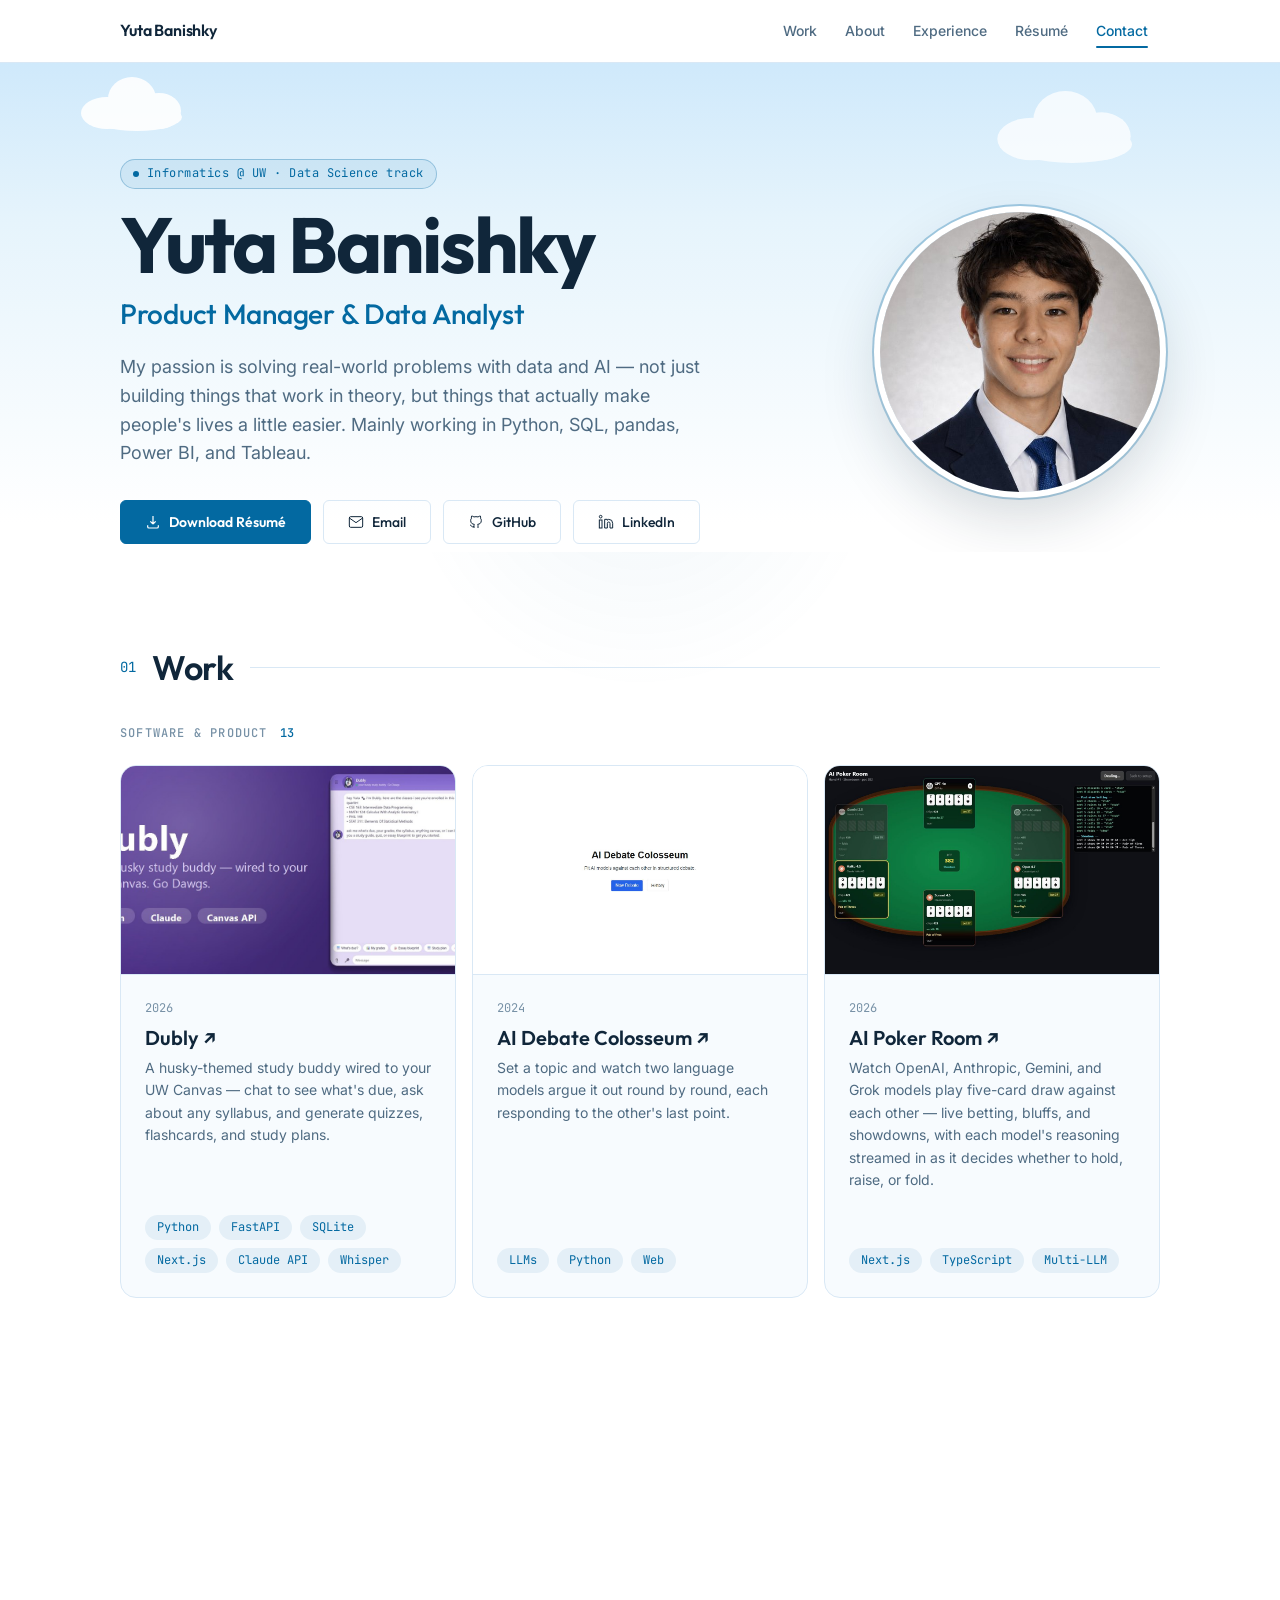
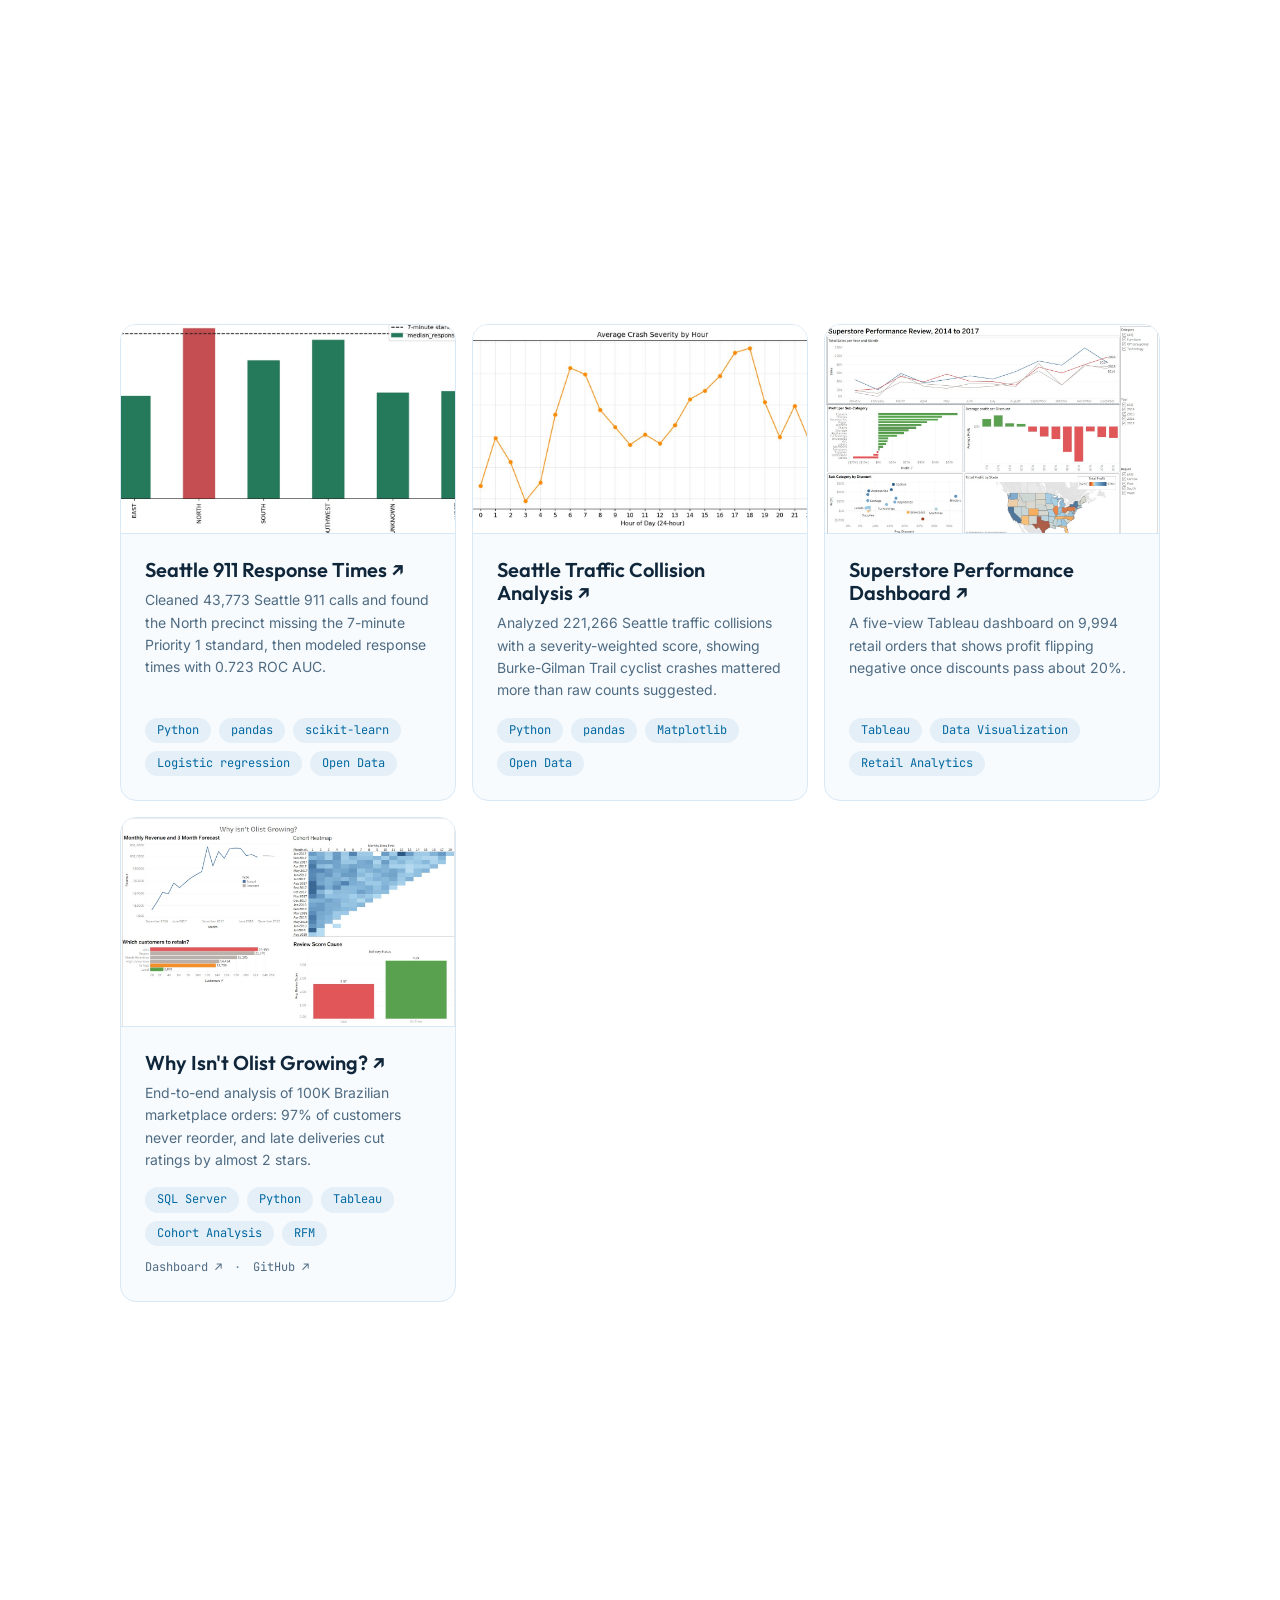
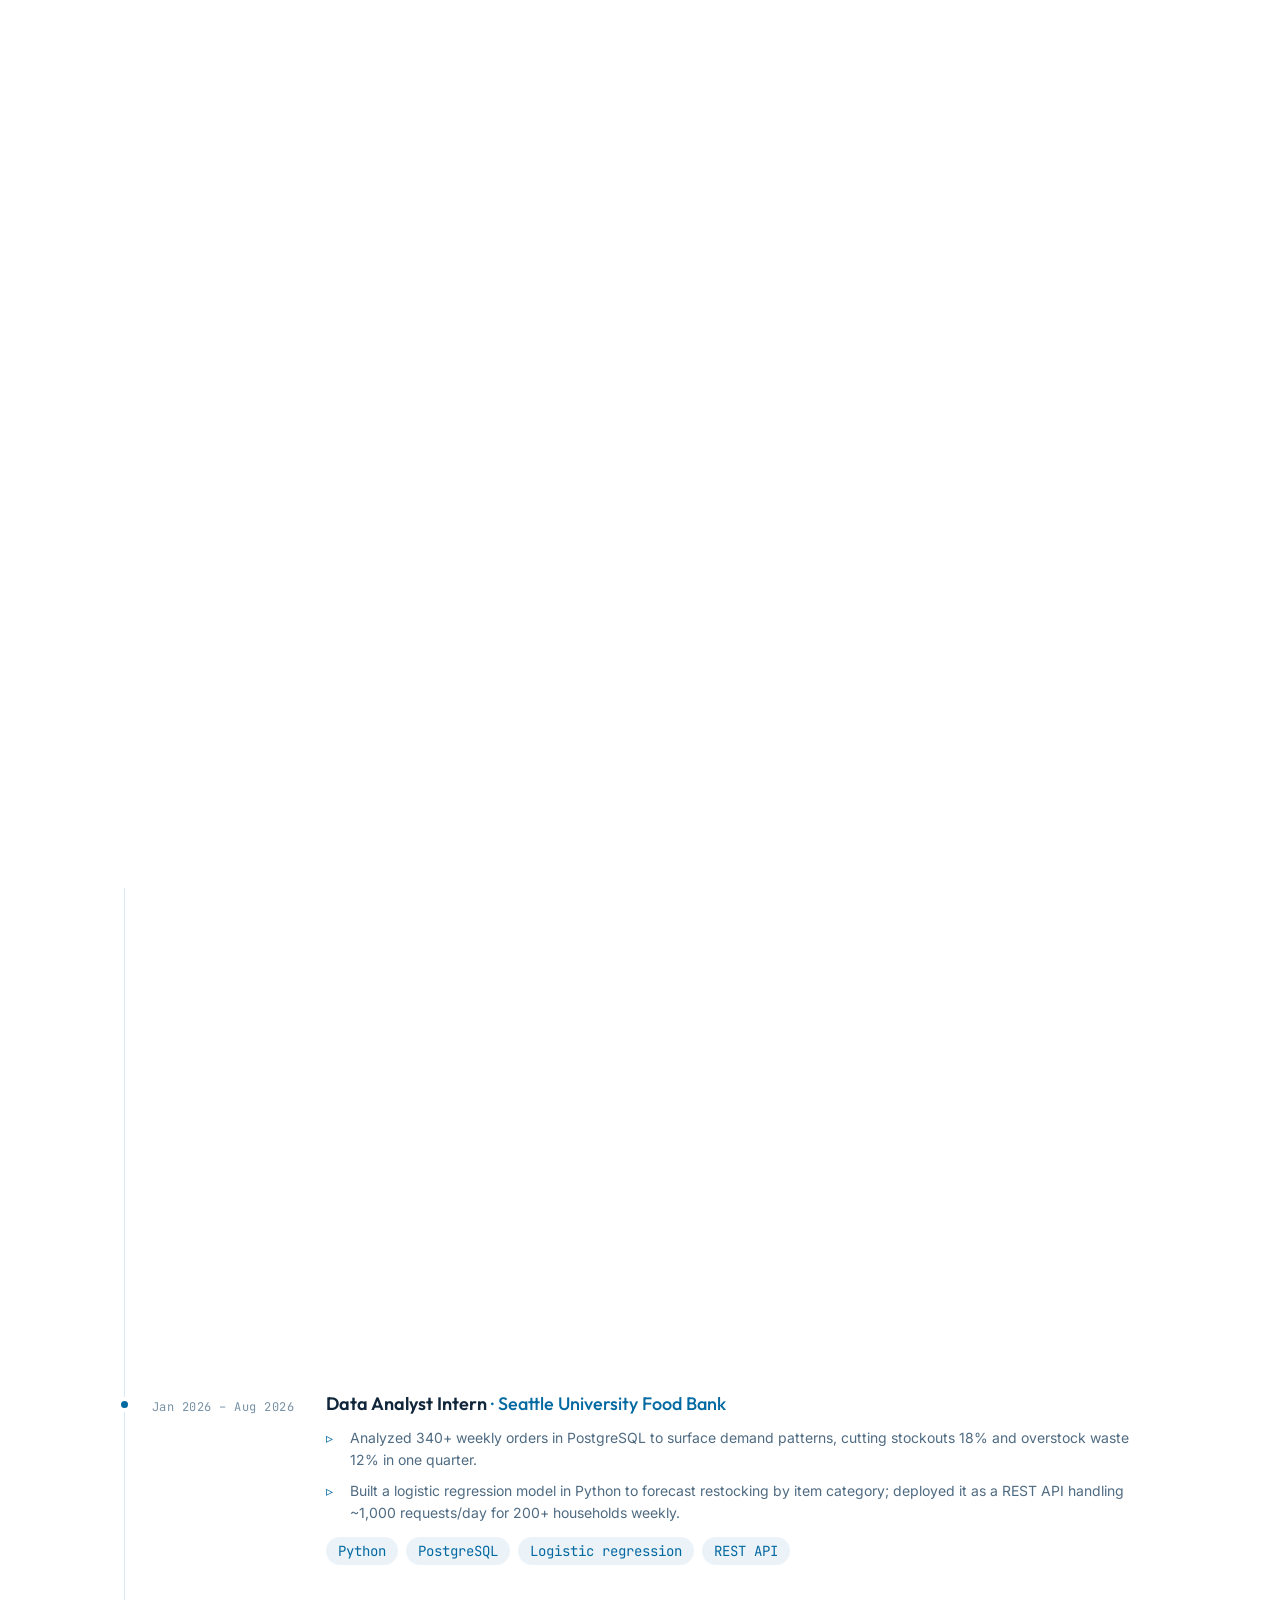
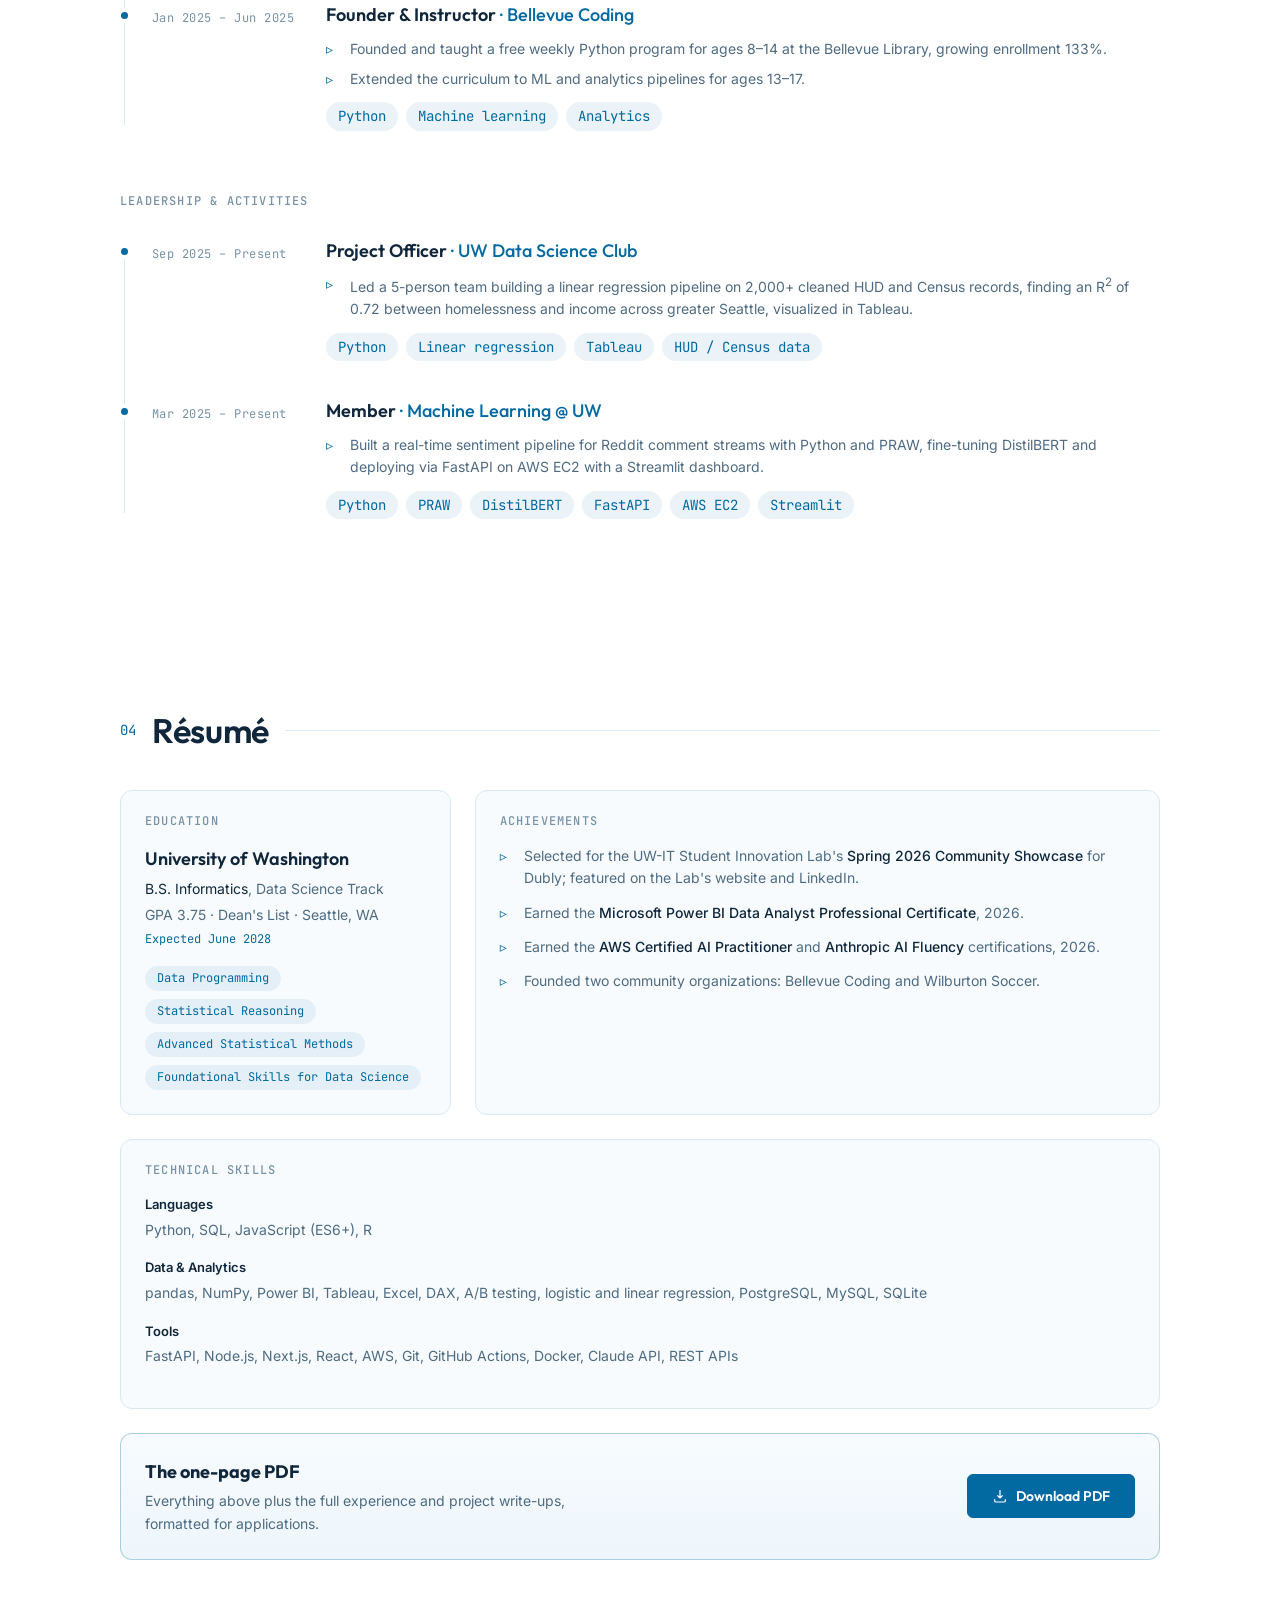
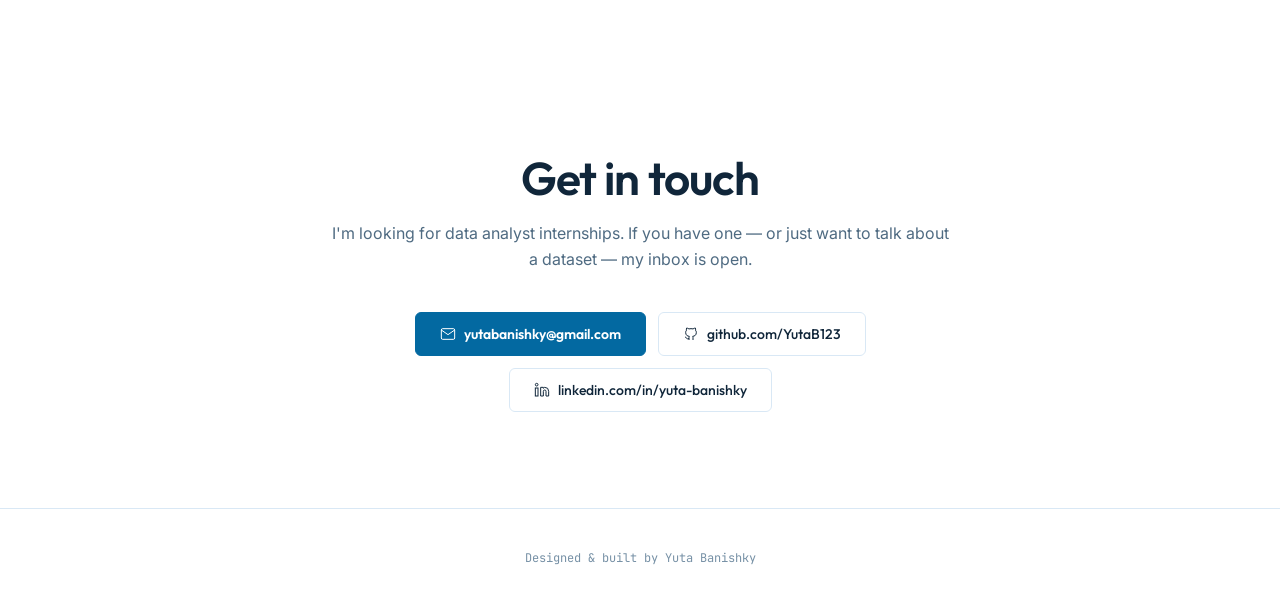
<file: index.html>
<!DOCTYPE html>
<html lang="en">
<head>
  <meta charset="UTF-8" />
  <meta name="viewport" content="width=device-width, initial-scale=1.0" />
  <title>Yuta Banishky — Product Manager &amp; Data Analyst</title>
  <meta name="description" content="Solving real-world problems with data and AI — not just things that work in theory, but things that make people's lives easier. Python, SQL, pandas, Power BI, Tableau." />

  <link rel="canonical" href="https://yutabanishky.com/" />

  <!-- Favicons -->
  <link rel="icon" href="/favicon.svg" type="image/svg+xml" />
  <link rel="icon" type="image/png" sizes="32x32" href="/favicon-32.png" />
  <link rel="apple-touch-icon" href="/apple-touch-icon.png" />

  <!-- Open Graph (nice link previews when shared) -->
  <meta property="og:title" content="Yuta Banishky — Product Manager &amp; Data Analyst" />
  <meta property="og:description" content="Solving real-world problems with data and AI — not just things that work in theory, but things that make people's lives easier. Python, SQL, pandas, Power BI, Tableau." />
  <meta property="og:type" content="website" />
  <meta property="og:url" content="https://yutabanishky.com/" />
  <meta property="og:site_name" content="Yuta Banishky" />
  <meta property="og:image" content="https://yutabanishky.com/assets/og-image.png" />
  <meta property="og:image:width" content="1200" />
  <meta property="og:image:height" content="630" />
  <meta property="og:image:alt" content="Yuta Banishky — Data analyst. Informatics @ UW, Data Science." />

  <!-- Twitter card -->
  <meta name="twitter:card" content="summary_large_image" />
  <meta name="twitter:title" content="Yuta Banishky — Product Manager &amp; Data Analyst" />
  <meta name="twitter:description" content="Solving real-world problems with data and AI — not just things that work in theory, but things that make people's lives easier. Python, SQL, pandas, Power BI, Tableau." />
  <meta name="twitter:image" content="https://yutabanishky.com/assets/og-image.png" />

  <link rel="preconnect" href="https://fonts.googleapis.com" />
  <link rel="preconnect" href="https://fonts.gstatic.com" crossorigin />
  <link href="https://fonts.googleapis.com/css2?family=Inter:wght@400;500;600&family=JetBrains+Mono:wght@400;500&family=Outfit:wght@500;600;700&display=swap" rel="stylesheet" />
  <link rel="stylesheet" href="styles.css" />
</head>
<body>
  <div class="cursor-glow" aria-hidden="true"></div>

  <header class="topbar">
    <div class="container topbar-inner">
      <a class="topbar-brand" href="#top">Yuta Banishky</a>
      <nav class="topbar-nav" aria-label="In-page navigation">
        <ul>
          <li><a href="#work">Work</a></li>
          <li><a href="#about">About</a></li>
          <li><a href="#experience">Experience</a></li>
          <li><a href="#resume">Résumé</a></li>
          <li><a href="#contact">Contact</a></li>
        </ul>
      </nav>
    </div>
  </header>

  <main>
    <!-- ===================== Hero ===================== -->
    <section class="hero" id="top">
      <div class="sky-decor" aria-hidden="true">
        <span class="cloud cloud-a"><svg viewBox="0 0 120 60"><ellipse cx="30" cy="42" rx="26" ry="16"/><ellipse cx="55" cy="28" rx="24" ry="22"/><ellipse cx="82" cy="40" rx="22" ry="18"/><ellipse cx="60" cy="46" rx="45" ry="14"/></svg></span>
        <span class="cloud cloud-b"><svg viewBox="0 0 120 60"><ellipse cx="30" cy="42" rx="26" ry="16"/><ellipse cx="55" cy="28" rx="24" ry="22"/><ellipse cx="82" cy="40" rx="22" ry="18"/><ellipse cx="60" cy="46" rx="45" ry="14"/></svg></span>
        <span class="bird bird-a"><svg viewBox="0 0 20 10"><path d="M0 8 Q5 0 10 8 Q15 0 20 8" fill="none" stroke="currentColor" stroke-width="1.6" stroke-linecap="round"/></svg></span>
        <span class="bird bird-b"><svg viewBox="0 0 20 10"><path d="M0 8 Q5 0 10 8 Q15 0 20 8" fill="none" stroke="currentColor" stroke-width="1.6" stroke-linecap="round"/></svg></span>
        <span class="bird bird-c"><svg viewBox="0 0 20 10"><path d="M0 8 Q5 0 10 8 Q15 0 20 8" fill="none" stroke="currentColor" stroke-width="1.6" stroke-linecap="round"/></svg></span>
        <span class="bird bird-d"><svg viewBox="0 0 20 10"><path d="M0 8 Q5 0 10 8 Q15 0 20 8" fill="none" stroke="currentColor" stroke-width="1.6" stroke-linecap="round"/></svg></span>
        <span class="bird bird-e"><svg viewBox="0 0 20 10"><path d="M0 8 Q5 0 10 8 Q15 0 20 8" fill="none" stroke="currentColor" stroke-width="1.6" stroke-linecap="round"/></svg></span>
      </div>
      <div class="container">
        <div class="hero-grid reveal">
          <div>
            <p class="hero-eyebrow"><span class="hero-dot" aria-hidden="true"></span> Informatics @ UW · Data Science track</p>
            <h1>Yuta Banishky</h1>
            <p class="hero-role">Product Manager &amp; Data Analyst</p>
            <p class="hero-desc">
              My passion is solving real-world problems with data and AI — not just building things
              that work in theory, but things that actually make people's lives a little easier.
              Mainly working in Python, SQL, pandas, Power BI, and Tableau.
            </p>
            <div class="hero-actions">
              <a class="btn btn-primary" href="assets/resume.pdf" target="_blank" rel="noopener">
                <svg viewBox="0 0 24 24" width="16" height="16" fill="none" stroke="currentColor" stroke-width="1.8" aria-hidden="true"><path d="M12 3v12m0 0 4-4m-4 4-4-4M4 17v2a2 2 0 0 0 2 2h12a2 2 0 0 0 2-2v-2"/></svg>
                Download Résumé
              </a>
              <a class="btn" href="mailto:yutabanishky@gmail.com">
                <svg viewBox="0 0 24 24" width="16" height="16" fill="none" stroke="currentColor" stroke-width="1.5" aria-hidden="true"><rect x="2" y="4" width="20" height="16" rx="2"/><path d="m22 6-10 7L2 6"/></svg>
                Email
              </a>
              <a class="btn" href="https://github.com/YutaB123" target="_blank" rel="noopener">
                <svg viewBox="0 0 24 24" width="16" height="16" fill="none" stroke="currentColor" stroke-width="1.5" aria-hidden="true"><path d="M9 19c-4.3 1.4-4.3-2.5-6-3m12 5v-3.5c0-1 .1-1.4-.5-2 2.8-.3 5.5-1.4 5.5-6a4.6 4.6 0 0 0-1.3-3.2 4.2 4.2 0 0 0-.1-3.2s-1.1-.3-3.5 1.3a12.3 12.3 0 0 0-6.2 0C6.5 2.8 5.4 3.1 5.4 3.1a4.2 4.2 0 0 0-.1 3.2A4.6 4.6 0 0 0 4 9.5c0 4.6 2.7 5.7 5.5 6-.6.6-.6 1.2-.5 2V21"/></svg>
                GitHub
              </a>
              <a class="btn" href="https://linkedin.com/in/yuta-banishky" target="_blank" rel="noopener">
                <svg viewBox="0 0 24 24" width="16" height="16" fill="none" stroke="currentColor" stroke-width="1.5" aria-hidden="true"><path d="M16 8a6 6 0 0 1 6 6v7h-4v-7a2 2 0 0 0-4 0v7h-4V8h4v1.5A6 6 0 0 1 16 8z"/><rect x="2" y="9" width="4" height="12"/><circle cx="4" cy="4" r="2"/></svg>
                LinkedIn
              </a>
            </div>
          </div>

          <div class="hero-photo">
            <img src="assets/smile.jpg" alt="Yuta Banishky" width="520" height="789" />
          </div>
        </div>
      </div>
    </section>

    <!-- ===================== Work ===================== -->
    <section class="section" id="work">
      <div class="container">
        <div class="section-head reveal">
          <span class="section-num">01</span>
          <h2>Work</h2>
          <span class="section-rule" aria-hidden="true"></span>
        </div>

        <h3 class="projects-heading reveal">Software &amp; Product <span class="count">13</span></h3>
        <div class="proj-grid">

          <article class="proj-card reveal">
            <div class="proj-thumb proj-thumb--wide">
              <img src="assets/screenshots/dubly.jpg" alt="Dubly — a husky-themed study buddy wired to UW Canvas" loading="lazy" width="1200" height="528" />
            </div>
            <div class="proj-body">
              <p class="proj-meta"><span>2026</span></p>
              <h4 class="proj-title"><a href="https://canvas-study-assistant.onrender.com/chat" target="_blank" rel="noopener">Dubly <span class="arrow" aria-hidden="true">↗</span></a></h4>
              <p class="proj-desc">
                A husky-themed study buddy wired to your UW Canvas — chat to see what's due, ask about any syllabus, and generate quizzes, flashcards, and study plans.
              </p>
              <button class="proj-demo" type="button" data-demo="dubly">View walkthrough</button>
              <ul class="tech-pill-list">
                <li class="tech-pill">Python</li><li class="tech-pill">FastAPI</li><li class="tech-pill">SQLite</li><li class="tech-pill">Next.js</li><li class="tech-pill">Claude API</li><li class="tech-pill">Whisper</li>
              </ul>
            </div>
          </article>

          <article class="proj-card reveal">
            <div class="proj-thumb">
              <img src="assets/screenshots/debate.jpg" alt="AI Debate Colosseum — language models arguing a topic round by round" loading="lazy" width="1280" height="800" />
            </div>
            <div class="proj-body">
              <p class="proj-meta"><span>2024</span></p>
              <h4 class="proj-title"><a href="https://ai-debate-colosseum.onrender.com/" target="_blank" rel="noopener">AI Debate Colosseum <span class="arrow" aria-hidden="true">↗</span></a></h4>
              <p class="proj-desc">
                Set a topic and watch two language models argue it out round by round, each
                responding to the other's last point.
              </p>
              <ul class="tech-pill-list">
                <li class="tech-pill">LLMs</li><li class="tech-pill">Python</li><li class="tech-pill">Web</li>
              </ul>
            </div>
          </article>

          <article class="proj-card reveal">
            <div class="proj-thumb">
              <img src="assets/screenshots/poker.jpg" alt="AI Poker Room — LLMs playing five-card draw against each other" loading="lazy" width="1280" height="844" />
            </div>
            <div class="proj-body">
              <p class="proj-meta"><span>2026</span></p>
              <h4 class="proj-title"><a href="https://ai-poker-qhbt.onrender.com/" target="_blank" rel="noopener">AI Poker Room <span class="arrow" aria-hidden="true">↗</span></a></h4>
              <p class="proj-desc">
                Watch OpenAI, Anthropic, Gemini, and Grok models play five-card draw against each
                other — live betting, bluffs, and showdowns, with each model's reasoning streamed in
                as it decides whether to hold, raise, or fold.
              </p>
              <ul class="tech-pill-list">
                <li class="tech-pill">Next.js</li><li class="tech-pill">TypeScript</li><li class="tech-pill">Multi-LLM</li>
              </ul>
            </div>
          </article>

          <article class="proj-card reveal">
            <div class="proj-thumb">
              <img src="assets/screenshots/resume.jpg" alt="AI Resume Analyzer — a Gradio app returning structured résumé feedback" loading="lazy" width="1280" height="800" />
            </div>
            <div class="proj-body">
              <p class="proj-meta"><span>2024</span></p>
              <h4 class="proj-title"><a href="https://resume-analyzer-vrph.onrender.com/" target="_blank" rel="noopener">AI Resume Analyzer <span class="arrow" aria-hidden="true">↗</span></a></h4>
              <p class="proj-desc">
                Upload a résumé and get structured, section-by-section feedback back — a Gradio app
                running on the OpenAI API.
              </p>
              <ul class="tech-pill-list">
                <li class="tech-pill">Python</li><li class="tech-pill">Gradio</li><li class="tech-pill">OpenAI API</li>
              </ul>
            </div>
          </article>

          <article class="proj-card reveal">
            <div class="proj-thumb">
              <img src="assets/screenshots/csv.jpg" alt="AI CSV Data Analyzer — plain-English questions answered with generated charts" loading="lazy" width="1280" height="800" />
            </div>
            <div class="proj-body">
              <p class="proj-meta"><span>2025</span></p>
              <h4 class="proj-title"><a href="https://csv-reader-iyw5.onrender.com/" target="_blank" rel="noopener">AI CSV Data Analyzer <span class="arrow" aria-hidden="true">↗</span></a></h4>
              <p class="proj-desc">
                Upload a CSV, ask a question in plain English, and get the chart that answers it. Only column names leave your machine; the raw rows stay on-device.
              </p>
              <ul class="tech-pill-list">
                <li class="tech-pill">Python</li><li class="tech-pill">pandas</li><li class="tech-pill">Gradio</li><li class="tech-pill">OpenAI GPT-4o-mini</li>
              </ul>
            </div>
          </article>

          <article class="proj-card reveal">
            <div class="proj-thumb">
              <img src="assets/screenshots/cinemate.jpg" alt="CineMate — a retro movie-theater themed recommendation app" loading="lazy" width="1280" height="800" />
            </div>
            <div class="proj-body">
              <p class="proj-meta"><span>2025</span></p>
              <h4 class="proj-title"><a href="https://cinemate-d8bc.onrender.com" target="_blank" rel="noopener">CineMate <span class="arrow" aria-hidden="true">↗</span></a></h4>
              <p class="proj-desc">
                A movie night decided for you, staged inside a retro cinema. Filter by genre, mood, and runtime, then let it channel-surf titles across the big screen.
              </p>
              <ul class="tech-pill-list">
                <li class="tech-pill">Next.js</li><li class="tech-pill">TypeScript</li><li class="tech-pill">Azure SQL</li><li class="tech-pill">Azure Blob Storage</li><li class="tech-pill">Supabase Auth</li><li class="tech-pill">TMDB API</li>
              </ul>
            </div>
          </article>

          <article class="proj-card reveal">
            <div class="proj-thumb">
              <img src="assets/screenshots/chess.jpg" alt="Yutachess — real-time multiplayer chess" loading="lazy" width="1280" height="800" />
            </div>
            <div class="proj-body">
              <p class="proj-meta"><span>2025</span></p>
              <h4 class="proj-title"><a href="https://yutachess.onrender.com" target="_blank" rel="noopener">Yutachess <span class="arrow" aria-hidden="true">↗</span></a></h4>
              <p class="proj-desc">
                Real-time multiplayer chess with room codes, time controls, and live rematches over WebSockets. Load-tested to 3,000 concurrent games with zero desyncs.
              </p>
              <ul class="tech-pill-list">
                <li class="tech-pill">Node.js</li><li class="tech-pill">Express</li><li class="tech-pill">Socket.IO</li><li class="tech-pill">chess.js</li>
              </ul>
            </div>
          </article>

          <article class="proj-card reveal">
            <div class="proj-thumb proj-thumb--wide">
              <img src="assets/screenshots/adsnap.jpg" alt="AdSnap — a phone camera turning a product into a finished commercial" loading="lazy" width="1200" height="528" />
            </div>
            <div class="proj-body">
              <p class="proj-meta"><span>2023</span></p>
              <h4 class="proj-title"><a href="https://github.com/YutaB123/adsnap" target="_blank" rel="noopener">AdSnap <span class="arrow" aria-hidden="true">↗</span></a></h4>
              <p class="proj-desc">
                Point your phone at any product and about two minutes later you have a finished
                commercial — script, cinematic shots, slogans, voiceover, and music.
              </p>
              <button class="proj-demo" type="button" data-demo="adsnap">View walkthrough</button>
              <ul class="tech-pill-list">
                <li class="tech-pill">Mobile app</li><li class="tech-pill">React Native</li><li class="tech-pill">Azure AI</li>
              </ul>
            </div>
          </article>

          <article class="proj-card reveal">
            <div class="proj-thumb">
              <img src="assets/screenshots/kit.jpg" alt="KitNations — World Cup 2026 national-team kit store" loading="lazy" width="1280" height="800" />
            </div>
            <div class="proj-body">
              <p class="proj-meta"><span>2022</span></p>
              <h4 class="proj-title"><a href="https://kitnations.org/" target="_blank" rel="noopener">KitNations <span class="arrow" aria-hidden="true">↗</span></a></h4>
              <p class="proj-desc">
                A Next.js e-commerce store for World Cup 2026 national-team kits from all 48 nations,
                with product browsing, cart and checkout, and worldwide shipping.
              </p>
              <ul class="tech-pill-list">
                <li class="tech-pill">Next.js</li><li class="tech-pill">React</li><li class="tech-pill">E-commerce</li>
              </ul>
            </div>
          </article>

          <article class="proj-card reveal">
            <div class="proj-thumb proj-thumb--wide">
              <img src="assets/screenshots/recipe.jpg" alt="recipe.AI — photographing a fridge to get dish suggestions" loading="lazy" width="1200" height="528" />
            </div>
            <div class="proj-body">
              <p class="proj-meta"><span>2023</span></p>
              <h4 class="proj-title"><a href="https://github.com/YutaB123/fridge-ai" target="_blank" rel="noopener">recipe.AI <span class="arrow" aria-hidden="true">↗</span></a></h4>
              <p class="proj-desc">
                Photograph the inside of your fridge and Claude Vision reads the ingredients, then
                suggests dishes with cook times, nutrition, and full recipes.
              </p>
              <button class="proj-demo" type="button" data-demo="recipe">View walkthrough</button>
              <ul class="tech-pill-list">
                <li class="tech-pill">Mobile app</li><li class="tech-pill">React Native</li><li class="tech-pill">Claude Vision</li>
              </ul>
            </div>
          </article>

          <article class="proj-card reveal">
            <div class="proj-thumb">
              <img src="assets/screenshots/tennis.jpg" alt="Hand Tennis — browser tennis controlled by webcam hand tracking" loading="lazy" width="1280" height="800" />
            </div>
            <div class="proj-body">
              <p class="proj-meta"><span>2022</span></p>
              <h4 class="proj-title"><a href="https://yutab123.github.io/Hand-controlled-pong-game/" target="_blank" rel="noopener">Hand Tennis <span class="arrow" aria-hidden="true">↗</span></a></h4>
              <p class="proj-desc">
                Browser tennis you play with your hands — webcam hand-tracking moves the paddle, no
                controller needed.
              </p>
              <ul class="tech-pill-list">
                <li class="tech-pill">Computer Vision</li><li class="tech-pill">Hand Tracking</li><li class="tech-pill">JavaScript</li>
              </ul>
            </div>
          </article>

          <article class="proj-card reveal">
            <div class="proj-thumb">
              <img src="assets/screenshots/zyde.jpg" alt="Zyde — a full-stack site designed, built, and tuned for search" loading="lazy" width="1280" height="800" />
            </div>
            <div class="proj-body">
              <p class="proj-meta"><span>2023</span></p>
              <h4 class="proj-title"><a href="https://zyde.org/" target="_blank" rel="noopener">Zyde <span class="arrow" aria-hidden="true">↗</span></a></h4>
              <p class="proj-desc">
                A full-stack site I designed, built, and tuned for search — live at zyde.org.
              </p>
              <ul class="tech-pill-list">
                <li class="tech-pill">Web Design</li><li class="tech-pill">Full-stack</li><li class="tech-pill">SEO</li>
              </ul>
            </div>
          </article>

          <article class="proj-card reveal">
            <div class="proj-thumb">
              <img src="assets/screenshots/taxes.jpg" alt="Where My Taxes Go — entering an income for Seattle, WA and seeing the total tax bill" loading="lazy" width="1280" height="800" />
            </div>
            <div class="proj-body">
              <p class="proj-meta"><span>2026</span></p>
              <h4 class="proj-title"><a href="https://yutab123.github.io/where-do-my-taxes-go/" target="_blank" rel="noopener">Where My Taxes Go <span class="arrow" aria-hidden="true">↗</span></a></h4>
              <p class="proj-desc">
                Pick a city and enter an income to see your federal, state, and local tax broken into the programmes it funded, with every number sourced.
              </p>
              <ul class="tech-pill-list">
                <li class="tech-pill">Python</li><li class="tech-pill">Data Pipeline</li><li class="tech-pill">JavaScript</li><li class="tech-pill">Open Data</li>
              </ul>
            </div>
          </article>

        </div>

        <h3 class="projects-heading projects-heading-secondary reveal">Data &amp; Analysis <span class="count">4</span></h3>
        <div class="proj-grid">

          <article class="proj-card reveal">
            <div class="proj-thumb proj-thumb--chart">
              <img src="assets/screenshots/911.jpg" alt="Bar chart of median Seattle Priority 1 police response time by precinct, with North precinct above the 7-minute standard" loading="lazy" width="1200" height="600" />
            </div>
            <div class="proj-body">
              <h4 class="proj-title"><a href="https://github.com/YutaB123/911-analysis" target="_blank" rel="noopener">Seattle 911 Response Times <span class="arrow" aria-hidden="true">↗</span></a></h4>
              <p class="proj-desc">
                Cleaned 43,773 Seattle 911 calls and found the North precinct missing the 7-minute Priority 1 standard, then modeled response times with 0.723 ROC AUC.
              </p>
              <ul class="tech-pill-list">
                <li class="tech-pill">Python</li><li class="tech-pill">pandas</li><li class="tech-pill">scikit-learn</li><li class="tech-pill">Logistic regression</li><li class="tech-pill">Open Data</li>
              </ul>
            </div>
          </article>

          <article class="proj-card reveal">
            <div class="proj-thumb proj-thumb--chart">
              <img src="assets/screenshots/collisions.jpg" alt="Line chart of average Seattle crash severity by hour of day, peaking in the early morning and evening commute" loading="lazy" width="1200" height="600" />
            </div>
            <div class="proj-body">
              <h4 class="proj-title"><a href="https://github.com/YutaB123/seattle_collision_analysis" target="_blank" rel="noopener">Seattle Traffic Collision Analysis <span class="arrow" aria-hidden="true">↗</span></a></h4>
              <p class="proj-desc">
                Analyzed 221,266 Seattle traffic collisions with a severity-weighted score, showing Burke-Gilman Trail cyclist crashes mattered more than raw counts suggested.
              </p>
              <ul class="tech-pill-list">
                <li class="tech-pill">Python</li><li class="tech-pill">pandas</li><li class="tech-pill">Matplotlib</li><li class="tech-pill">Open Data</li>
              </ul>
            </div>
          </article>

          <!-- TODO: swap href="#" for the Tableau Public viz link once published. -->
          <article class="proj-card reveal">
            <div class="proj-thumb proj-thumb--tableau">
              <img src="assets/screenshots/superstore.jpg" alt="Tableau dashboard showing Superstore retail profit turning negative above a 20% discount, alongside sales by month, profit by sub-category, and profit by state" loading="lazy" width="1200" height="759" />
            </div>
            <div class="proj-body">
              <h4 class="proj-title"><a href="#" target="_blank" rel="noopener">Superstore Performance Dashboard <span class="arrow" aria-hidden="true">↗</span></a></h4>
              <p class="proj-desc">
                A five-view Tableau dashboard on 9,994 retail orders that shows profit flipping negative once discounts pass about 20%.
              </p>
              <ul class="tech-pill-list">
                <li class="tech-pill">Tableau</li><li class="tech-pill">Data Visualization</li><li class="tech-pill">Retail Analytics</li>
              </ul>
            </div>
          </article>

          <article class="proj-card reveal">
            <div class="proj-thumb proj-thumb--tableau">
              <img src="assets/screenshots/olist.jpg" alt="Tableau dashboard titled &quot;Why isn't Olist Growing?&quot; showing monthly revenue with a 3-month forecast, an RFM customer segment breakdown led by 22,493 lost customers, a cohort retention heatmap, and average review scores of 4.29 for on-time deliveries versus 2.57 for late ones" loading="lazy" width="1200" height="759" />
            </div>
            <div class="proj-body">
              <h4 class="proj-title"><a href="assets/olist-report.pdf" target="_blank" rel="noopener">Why Isn't Olist Growing? <span class="arrow" aria-hidden="true">↗</span></a></h4>
              <p class="proj-desc">
                End-to-end analysis of 100K Brazilian marketplace orders: 97% of customers never reorder, and late deliveries cut ratings by almost 2 stars.
              </p>
              <ul class="tech-pill-list">
                <li class="tech-pill">SQL Server</li><li class="tech-pill">Python</li><li class="tech-pill">Tableau</li><li class="tech-pill">Cohort Analysis</li><li class="tech-pill">RFM</li>
              </ul>
              <p class="proj-links">
                <a href="https://public.tableau.com/app/profile/yuta.banishky/viz/OlistDashboard_17904600384160/Dashboard1" target="_blank" rel="noopener">Dashboard ↗</a> · <a href="https://github.com/YutaB123/olist-customer-retention" target="_blank" rel="noopener">GitHub ↗</a>
              </p>
            </div>
          </article>

        </div>
      </div>
    </section>

    <!-- ===================== About ===================== -->
    <section class="section" id="about">
      <div class="container">
        <div class="section-head reveal">
          <span class="section-num">02</span>
          <h2>About</h2>
          <span class="section-rule" aria-hidden="true"></span>
        </div>

        <div class="about-grid reveal">
          <div class="about-prose">
            <p>
              Hello! I'm Yuta, a B.S. Informatics student at the University of Washington on the Data
              Science track, expected to graduate in June 2028. I'm also a product manager at
              <span class="about-highlight">Flick</span>, a Y Combinator and Google Ventures-backed
              startup, where I turn user feedback into PRDs and work with engineers to ship the fixes.
            </p>
            <p>
              That mix of product and data is what I enjoy most: using analysis to decide what to build
              next, then measuring whether it worked. At Flick, that meant building a triage system that
              cut issue resolution time 60%, and turning the top recurring user complaint into a fix that
              lifted 30-day retention 8%.
            </p>
            <p>
              I'm drawn to the part of analysis that actually changes a decision. Volunteering at the
              <span class="about-highlight">University Food Bank</span>, that meant working through
              distribution data to find which items kept running out — and cutting stockouts on them by
              18%. Analyzing Seattle's traffic collisions, it meant weighting 221,266 records by how
              severe each crash was instead of just counting them, which surfaced a cyclist hotspot
              that raw crash counts had buried.
            </p>
            <p>
              Before college I founded <span class="about-highlight">Bellevue Coding</span>, a free
              weekly Python program for kids ages 8–14 at the Bellevue Library, and
              <span class="about-highlight">Wilburton Soccer</span>, a youth training program I built
              and ran from scratch. I still build software — mostly tools that put data or AI in front
              of people — and most of it is live and linked below.
            </p>
            <p>
              Currently I'm taking coursework in data programming and statistics at UW, and spending my
              own time getting sharper with SQL.
            </p>
          </div>

          <div class="tools-card">
            <h3>Tools I reach for</h3>
            <ul class="skills-list">
              <li>Python</li>
              <li>SQL</li>
              <li>pandas / Matplotlib</li>
              <li>Power BI</li>
              <li>Tableau</li>
              <li>Excel</li>
              <li>Statistical analysis</li>
              <li>PRDs / user research</li>
              <li>Next.js / React</li>
            </ul>
          </div>
        </div>
      </div>
    </section>

    <!-- ===================== Experience ===================== -->
    <section class="section" id="experience">
      <div class="container">
        <div class="section-head reveal">
          <span class="section-num">03</span>
          <h2>Experience</h2>
          <span class="section-rule" aria-hidden="true"></span>
        </div>

        <h3 class="exp-group-heading reveal">Professional Experience</h3>
        <div class="exp-list">
          <div class="exp-entry reveal">
            <p class="exp-range">Aug 2026 – Present</p>
            <div class="exp-body">
              <h4><span>Product Manager</span> <span class="company">· Flick (backed by Y Combinator and Google Ventures)</span></h4>
              <ul>
                <li>Cut average issue resolution time 60% (5 to 2 days) by designing and owning a triage system for 100+ weekly user reports that routes bugs, AI model, and agent issues to the right engineer.</li>
                <li>Reduced video editor support tickets 40% and lifted 30-day retention 8% by turning the top recurring user complaint into a PRD and driving the fix through engineering to launch.</li>
                <li>Shipped 3 features within 6 weeks of joining by writing PRDs from user feedback and prioritizing the roadmap by user impact and engineering effort.</li>
              </ul>
              <ul class="tech-pill-list"><li class="tech-pill">PRDs</li><li class="tech-pill">User research</li><li class="tech-pill">Prioritization</li><li class="tech-pill">Product metrics</li></ul>
            </div>
          </div>

          <div class="exp-entry reveal">
            <p class="exp-range">Sep 2026 – Present</p>
            <div class="exp-body">
              <h4><span>Teaching Assistant</span> <span class="company">· University of Washington, INFO 201</span></h4>
              <ul>
                <li>Lead a weekly lab section for INFO 201, UW's intro data programming course, teaching students to clean, analyze, and visualize real datasets.</li>
                <li>Help students debug code and work through data wrangling, Git, and command line problems during lab and office hours.</li>
                <li>Grade assignments and give written feedback to help students improve their code and analysis.</li>
                <li>Work with the course instructors to support a large intro class each quarter.</li>
              </ul>
              <ul class="tech-pill-list"><li class="tech-pill">Data wrangling</li><li class="tech-pill">Git</li><li class="tech-pill">Command line</li><li class="tech-pill">Data visualization</li></ul>
            </div>
          </div>

          <div class="exp-entry reveal">
            <p class="exp-range">Jan 2026 – Aug 2026</p>
            <div class="exp-body">
              <h4><span>Data Analyst Intern</span> <span class="company">· Seattle University Food Bank</span></h4>
              <ul>
                <li>Analyzed 340+ weekly orders in PostgreSQL to surface demand patterns, cutting stockouts 18% and overstock waste 12% in one quarter.</li>
                <li>Built a logistic regression model in Python to forecast restocking by item category; deployed it as a REST API handling ~1,000 requests/day for 200+ households weekly.</li>
              </ul>
              <ul class="tech-pill-list"><li class="tech-pill">Python</li><li class="tech-pill">PostgreSQL</li><li class="tech-pill">Logistic regression</li><li class="tech-pill">REST API</li></ul>
            </div>
          </div>

          <div class="exp-entry reveal">
            <p class="exp-range">Jan 2025 – Jun 2025</p>
            <div class="exp-body">
              <h4><span>Founder &amp; Instructor</span> <span class="company">· Bellevue Coding</span></h4>
              <ul>
                <li>Founded and taught a free weekly Python program for ages 8–14 at the Bellevue Library, growing enrollment 133%.</li>
                <li>Extended the curriculum to ML and analytics pipelines for ages 13–17.</li>
              </ul>
              <ul class="tech-pill-list"><li class="tech-pill">Python</li><li class="tech-pill">Machine learning</li><li class="tech-pill">Analytics</li></ul>
            </div>
          </div>
        </div>

        <h3 class="exp-group-heading exp-group-heading-other reveal">Leadership &amp; Activities</h3>
        <div class="exp-list">
          <div class="exp-entry reveal">
            <p class="exp-range">Sep 2025 – Present</p>
            <div class="exp-body">
              <h4><span>Project Officer</span> <span class="company">· UW Data Science Club</span></h4>
              <ul>
                <li>Led a 5-person team building a linear regression pipeline on 2,000+ cleaned HUD and Census records, finding an R<sup>2</sup> of 0.72 between homelessness and income across greater Seattle, visualized in Tableau.</li>
              </ul>
              <ul class="tech-pill-list"><li class="tech-pill">Python</li><li class="tech-pill">Linear regression</li><li class="tech-pill">Tableau</li><li class="tech-pill">HUD / Census data</li></ul>
            </div>
          </div>

          <div class="exp-entry reveal">
            <p class="exp-range">Mar 2025 – Present</p>
            <div class="exp-body">
              <h4><span>Member</span> <span class="company">· Machine Learning @ UW</span></h4>
              <ul>
                <li>Built a real-time sentiment pipeline for Reddit comment streams with Python and PRAW, fine-tuning DistilBERT and deploying via FastAPI on AWS EC2 with a Streamlit dashboard.</li>
              </ul>
              <ul class="tech-pill-list"><li class="tech-pill">Python</li><li class="tech-pill">PRAW</li><li class="tech-pill">DistilBERT</li><li class="tech-pill">FastAPI</li><li class="tech-pill">AWS EC2</li><li class="tech-pill">Streamlit</li></ul>
            </div>
          </div>
        </div>
      </div>
    </section>

    <!-- ===================== Résumé ===================== -->
    <section class="section" id="resume">
      <div class="container">
        <div class="section-head reveal">
          <span class="section-num">04</span>
          <h2>Résumé</h2>
          <span class="section-rule" aria-hidden="true"></span>
        </div>

        <div class="resume-grid reveal">
          <div class="resume-card">
            <h3>Education</h3>
            <p class="resume-school">University of Washington</p>
            <p class="resume-line"><span class="em">B.S. Informatics</span>, Data Science Track</p>
            <p class="resume-line">GPA 3.75 · Dean's List · Seattle, WA</p>
            <p class="resume-when">Expected June 2028</p>
            <ul class="tech-pill-list">
              <li class="tech-pill">Data Programming</li><li class="tech-pill">Statistical Reasoning</li><li class="tech-pill">Advanced Statistical Methods</li><li class="tech-pill">Foundational Skills for Data Science</li>
            </ul>
          </div>

          <div class="resume-card resume-card--achievements">
            <h3>Achievements</h3>
            <ul class="resume-achievements">
              <li>Selected for the UW-IT Student Innovation Lab's <span class="em">Spring 2026 Community Showcase</span> for Dubly; featured on the Lab's website and LinkedIn.</li>
              <li>Earned the <span class="em">Microsoft Power BI Data Analyst Professional Certificate</span>, 2026.</li>
              <li>Earned the <span class="em">AWS Certified AI Practitioner</span> and <span class="em">Anthropic AI Fluency</span> certifications, 2026.</li>
              <li>Founded two community organizations: Bellevue Coding and Wilburton Soccer.</li>
            </ul>
          </div>

          <div class="resume-card resume-card--skills">
            <h3>Technical Skills</h3>
            <dl>
              <div class="resume-skill-group">
                <dt>Languages</dt>
                <dd>Python, SQL, JavaScript (ES6+), R</dd>
              </div>
              <div class="resume-skill-group">
                <dt>Data &amp; Analytics</dt>
                <dd>pandas, NumPy, Power BI, Tableau, Excel, DAX, A/B testing, logistic and linear regression, PostgreSQL, MySQL, SQLite</dd>
              </div>
              <div class="resume-skill-group">
                <dt>Tools</dt>
                <dd>FastAPI, Node.js, Next.js, React, AWS, Git, GitHub Actions, Docker, Claude API, REST APIs</dd>
              </div>
            </dl>
          </div>

          <div class="resume-card resume-card--download">
            <p>
              <strong>The one-page PDF</strong>
              Everything above plus the full experience and project write-ups, formatted for
              applications.
            </p>
            <a class="btn btn-primary" href="assets/resume.pdf" target="_blank" rel="noopener">
              <svg viewBox="0 0 24 24" width="16" height="16" fill="none" stroke="currentColor" stroke-width="1.8" aria-hidden="true"><path d="M12 3v12m0 0 4-4m-4 4-4-4M4 17v2a2 2 0 0 0 2 2h12a2 2 0 0 0 2-2v-2"/></svg>
              Download PDF
            </a>
          </div>
        </div>
      </div>
    </section>

    <!-- ===================== Contact ===================== -->
    <section class="section" id="contact">
      <div class="container">
        <div class="contact-inner reveal">
          <h2>Get in touch</h2>
          <p>
            I'm looking for data analyst internships. If you have one — or just want to talk about
            a dataset — my inbox is open.
          </p>
          <div class="contact-links">
            <a class="btn btn-primary" href="mailto:yutabanishky@gmail.com">
              <svg viewBox="0 0 24 24" width="16" height="16" fill="none" stroke="currentColor" stroke-width="1.5" aria-hidden="true"><rect x="2" y="4" width="20" height="16" rx="2"/><path d="m22 6-10 7L2 6"/></svg>
              yutabanishky@gmail.com
            </a>
            <a class="btn" href="https://github.com/YutaB123" target="_blank" rel="noopener">
              <svg viewBox="0 0 24 24" width="16" height="16" fill="none" stroke="currentColor" stroke-width="1.5" aria-hidden="true"><path d="M9 19c-4.3 1.4-4.3-2.5-6-3m12 5v-3.5c0-1 .1-1.4-.5-2 2.8-.3 5.5-1.4 5.5-6a4.6 4.6 0 0 0-1.3-3.2 4.2 4.2 0 0 0-.1-3.2s-1.1-.3-3.5 1.3a12.3 12.3 0 0 0-6.2 0C6.5 2.8 5.4 3.1 5.4 3.1a4.2 4.2 0 0 0-.1 3.2A4.6 4.6 0 0 0 4 9.5c0 4.6 2.7 5.7 5.5 6-.6.6-.6 1.2-.5 2V21"/></svg>
              github.com/YutaB123
            </a>
            <a class="btn" href="https://linkedin.com/in/yuta-banishky" target="_blank" rel="noopener">
              <svg viewBox="0 0 24 24" width="16" height="16" fill="none" stroke="currentColor" stroke-width="1.5" aria-hidden="true"><path d="M16 8a6 6 0 0 1 6 6v7h-4v-7a2 2 0 0 0-4 0v7h-4V8h4v1.5A6 6 0 0 1 16 8z"/><rect x="2" y="9" width="4" height="12"/><circle cx="4" cy="4" r="2"/></svg>
              linkedin.com/in/yuta-banishky
            </a>
          </div>
        </div>
      </div>
    </section>
  </main>

  <footer class="site-footer">
    <div class="container">Designed &amp; built by Yuta Banishky</div>
  </footer>

  <!-- ===== App scripts ===== -->
  <script defer src="script.js"></script>
  <script defer src="animations.js"></script>
</body>
</html>
</file>
<file: styles.css>
/* ==========================================================================
   Yuta Banishky — portfolio
   Single-page light layout: sticky topbar, hero, stats, about, experience,
   bento project grid, resume, contact.
   ========================================================================== */

/* ===== Tokens ===== */
:root {
  --bg: #ffffff;
  --bg-soft: #eef6fc;
  --surface: #f7fbfe;
  --surface-2: #eaf3fb;
  --border: #d9e8f5;
  --fg: #10263a;
  --muted: #4f6b82;
  --muted-2: #7791a6;
  --accent: #0369a1;
  --accent-soft: rgba(3, 105, 161, 0.08);
  --accent-line: rgba(3, 105, 161, 0.3);

  --font-sans: 'Inter', -apple-system, BlinkMacSystemFont, system-ui, sans-serif;
  --font-display: 'Outfit', var(--font-sans);
  --font-mono: 'JetBrains Mono', ui-monospace, 'SFMono-Regular', monospace;

  --fz-xxs: 12px;
  --fz-xs: 13px;
  --fz-sm: 14px;
  --fz-md: 16px;
  --fz-lg: 18px;
  --fz-xl: 20px;

  --space-1: 4px;
  --space-2: 8px;
  --space-3: 12px;
  --space-4: 16px;
  --space-5: 24px;
  --space-6: 32px;
  --space-7: 40px;
  --space-8: 48px;
  --space-9: 64px;
  --space-10: 80px;
  --space-12: 96px;

  --radius-sm: 6px;
  --radius: 12px;
  --radius-lg: 16px;

  --topbar-h: 62px;
  --easing: cubic-bezier(0.645, 0.045, 0.355, 1);
  --transition: all 0.25s cubic-bezier(0.645, 0.045, 0.355, 1);
}

/* ===== Base ===== */
*,
*::before,
*::after { box-sizing: border-box; }

html {
  scroll-behavior: smooth;
  /* Sticky topbar must not cover the heading of the section you jump to. */
  scroll-padding-top: calc(var(--topbar-h) + var(--space-5));
}

body {
  margin: 0;
  background: var(--bg);
  color: var(--muted);
  font-family: var(--font-sans);
  font-size: var(--fz-md);
  line-height: 1.6;
  -webkit-font-smoothing: antialiased;
}

h1, h2, h3, h4 {
  margin: 0;
  font-family: var(--font-display);
  color: var(--fg);
  line-height: 1.15;
  font-weight: 600;
}

p { margin: 0 0 var(--space-4); }
p:last-child { margin-bottom: 0; }

a {
  color: var(--accent);
  text-decoration: none;
  transition: var(--transition);
}
a:hover { color: #0ea5e9; }

img { display: block; max-width: 100%; }

ul { margin: 0; padding: 0; list-style: none; }

::selection { background: var(--accent-soft); color: var(--fg); }

:focus-visible {
  outline: 2px solid var(--accent);
  outline-offset: 3px;
  border-radius: var(--radius-sm);
}

.container {
  width: 100%;
  max-width: 1120px;
  margin-inline: auto;
  padding-inline: var(--space-5);
}
@media (min-width: 768px) {
  .container { padding-inline: var(--space-7); }
}

.sr-only {
  position: absolute;
  width: 1px; height: 1px;
  padding: 0; margin: -1px;
  overflow: hidden;
  clip: rect(0 0 0 0);
  white-space: nowrap;
  border: 0;
}

/* ===== Section scaffolding ===== */
.section { padding-block: var(--space-10); }
@media (min-width: 900px) {
  .section { padding-block: var(--space-12); }
}

.section-head {
  display: flex;
  align-items: center;
  gap: var(--space-4);
  margin-bottom: var(--space-7);
}
.section-head h2 {
  font-size: clamp(26px, 3.4vw, 34px);
  letter-spacing: -0.01em;
  white-space: nowrap;
}
.section-num {
  font-family: var(--font-mono);
  font-size: var(--fz-sm);
  color: var(--accent);
}
.section-rule {
  flex: 1;
  height: 1px;
  background: var(--border);
}

/* ===== Topbar ===== */
.topbar {
  position: sticky;
  top: 0;
  z-index: 40;
  background: rgba(255, 255, 255, 0.82);
  backdrop-filter: blur(12px);
  -webkit-backdrop-filter: blur(12px);
  border-bottom: 1px solid var(--border);
}
.topbar-inner {
  height: var(--topbar-h);
  display: flex;
  align-items: center;
  justify-content: space-between;
  gap: var(--space-5);
}
.topbar-brand {
  font-family: var(--font-display);
  font-weight: 600;
  font-size: var(--fz-md);
  color: var(--fg);
  letter-spacing: -0.01em;
  white-space: nowrap;
}
.topbar-brand:hover { color: var(--accent); }

.topbar-nav ul {
  display: flex;
  align-items: center;
  gap: var(--space-1);
}
.topbar-nav a {
  display: block;
  position: relative;
  padding: var(--space-2) var(--space-3);
  font-size: var(--fz-sm);
  font-weight: 500;
  color: var(--muted);
  border-radius: var(--radius-sm);
}
.topbar-nav a:hover { color: var(--fg); }
.topbar-nav a::after {
  content: "";
  position: absolute;
  left: var(--space-3);
  right: var(--space-3);
  bottom: 2px;
  height: 2px;
  border-radius: 2px;
  background: var(--accent);
  transform: scaleX(0);
  transform-origin: left;
  transition: transform 0.25s var(--easing);
}
.topbar-nav a.is-active { color: var(--accent); }
.topbar-nav a.is-active::after { transform: scaleX(1); }

@media (max-width: 720px) {
  .topbar-inner {
    gap: var(--space-3);
  }
  .topbar-nav {
    /* Without min-width:0 this flex child refuses to shrink below its
       content width and pushes the whole document wider than the viewport. */
    min-width: 0;
    overflow-x: auto;
    scrollbar-width: none;
    -webkit-overflow-scrolling: touch;
  }
  .topbar-nav::-webkit-scrollbar { display: none; }
  /* The strip scrolls past the last link on narrow screens — fade the right
     edge so it reads as scrollable rather than truncated. */
  .topbar-nav {
    -webkit-mask-image: linear-gradient(to right, #000 82%, transparent 100%);
    mask-image: linear-gradient(to right, #000 82%, transparent 100%);
  }
  .topbar-nav ul { flex-wrap: nowrap; }
  .topbar-nav a { padding-inline: var(--space-2); white-space: nowrap; }
}
@media (max-width: 420px) {
  .topbar-brand { font-size: var(--fz-sm); }
}

/* ===== Hero ===== */
.hero {
  position: relative;
  overflow: hidden;
  padding-top: var(--space-9);
  /* Small — the section below adds its own top padding on top of this. */
  padding-bottom: var(--space-2);
  /* Sky wash: fades out well before the heading so text still sits on a
     near-white background. Fixed px stops (not %) so the fade lands at the
     same spot regardless of hero height. */
  background: linear-gradient(to bottom, #cfe9fb 0, #e6f4fc 160px, var(--bg) 460px);
}
/* Content sits above .sky-decor; see stacking note there. */
.hero > .container { position: relative; z-index: 1; }

/* ===== Sky decor: drifting clouds + gliding birds =====
   Purely decorative, confined to the hero so it never competes with page
   content. z-index: 0 puts it below .hero > .container (z-index: 1). */
.sky-decor {
  position: absolute;
  inset: 0;
  z-index: 0;
  pointer-events: none;
  overflow: hidden;
}
/* Pinned to the empty margin above the heading (.hero's own padding-top is
   64/96px) so nothing ever drifts or flies over the name, text, or photo. */
.cloud {
  position: absolute;
  width: 150px;
  color: #ffffff;
}
.cloud svg { width: 100%; height: auto; display: block; fill: currentColor; }
.cloud-a { top: 8px; left: 6%; width: 120px; opacity: 0.9; }
.cloud-b { top: 20px; right: 10%; width: 160px; opacity: 0.75; }
.bird {
  position: absolute;
  width: 18px;
  color: var(--fg);
  left: -30px;
  will-change: transform;
}
.bird-a { top: 4px; animation: fly 26s linear infinite; }
.bird-b { top: 16px; width: 14px; animation: fly 33s linear infinite -8s; }
.bird-c { top: 27px; width: 16px; animation: fly 24s linear infinite -17s; }
.bird-d { top: 38px; width: 13px; animation: fly 40s linear infinite -3s; }
.bird-e { top: 49px; width: 15px; animation: fly 30s linear infinite -22s; }
@media (prefers-reduced-motion: no-preference) {
  .cloud-a { animation: drift 70s ease-in-out infinite; }
  .cloud-b { animation: drift 90s ease-in-out infinite -20s; }
}
@media (prefers-reduced-motion: reduce) {
  .bird { display: none; }
}
@keyframes fly {
  0% { transform: translate(0, 0); }
  50% { transform: translate(50vw, -6px); }
  100% { transform: translate(calc(100vw + 30px), 0); }
}
@keyframes drift {
  0%, 100% { transform: translateX(0); }
  50% { transform: translateX(14px); }
}
.hero-grid {
  display: grid;
  gap: var(--space-7);
  align-items: center;
}
/* Stacked layout leads with the photo. */
.hero-photo { order: -1; }
@media (min-width: 900px) {
  .hero { padding-top: var(--space-12); }
  .hero-grid {
    grid-template-columns: minmax(0, 1fr) auto;
    gap: var(--space-9);
  }
  .hero-photo { order: 0; }
}

.hero-eyebrow {
  display: inline-flex;
  align-items: center;
  gap: var(--space-2);
  margin-bottom: var(--space-4);
  padding: var(--space-1) var(--space-3);
  border: 1px solid var(--accent-line);
  border-radius: 999px;
  background: var(--accent-soft);
  color: var(--accent);
  font-family: var(--font-mono);
  font-size: var(--fz-xxs);
  letter-spacing: 0.04em;
}
.hero-dot {
  width: 6px; height: 6px;
  border-radius: 50%;
  background: var(--accent);
}

.hero h1 {
  font-size: clamp(40px, 7vw, 78px);
  font-weight: 700;
  letter-spacing: -0.03em;
  line-height: 1.02;
}
.hero-role {
  margin-top: var(--space-2);
  font-family: var(--font-display);
  font-size: clamp(20px, 3vw, 28px);
  font-weight: 500;
  color: var(--accent);
  letter-spacing: -0.01em;
}
.hero-desc {
  margin-top: var(--space-4);
  max-width: 54ch;
  font-size: var(--fz-lg);
  color: var(--muted);
}

.hero-actions {
  display: flex;
  flex-wrap: wrap;
  gap: var(--space-3);
  margin-top: var(--space-6);
}

.btn {
  display: inline-flex;
  align-items: center;
  gap: var(--space-2);
  min-height: 44px;
  padding: var(--space-2) var(--space-5);
  border-radius: var(--radius-sm);
  border: 1px solid var(--border);
  font-family: var(--font-display);
  font-size: var(--fz-sm);
  font-weight: 500;
  color: var(--fg);
  background: transparent;
  cursor: pointer;
  transition: var(--transition);
}
.btn:hover {
  color: var(--accent);
  border-color: var(--accent-line);
  background: var(--accent-soft);
}
.btn svg { flex-shrink: 0; }

.btn-primary {
  background: var(--accent);
  border-color: var(--accent);
  color: #ffffff;
  font-weight: 600;
}
.btn-primary:hover {
  background: #0ea5e9;
  border-color: #0ea5e9;
  color: #ffffff;
}

/* Headshot — light studio background, so ring it and let the page breathe
   around it instead of letting it read as a bright cut-out. */
.hero-photo {
  justify-self: center;
  width: clamp(190px, 24vw, 280px);
  aspect-ratio: 1;
  border-radius: 50%;
  overflow: hidden;
  box-shadow:
    0 0 0 6px var(--bg),
    0 0 0 8px var(--accent-line),
    0 24px 60px rgba(16, 38, 58, 0.18);
}
.hero-photo img {
  width: 100%;
  height: 100%;
  object-fit: cover;
  /* Portrait crops to the chest by default; bias upward to centre the face. */
  object-position: 50% 18%;
  filter: saturate(0.95) contrast(1.02);
}
@media (min-width: 900px) {
  .hero-photo { justify-self: end; }
}

/* ===== About ===== */
.about-grid {
  display: grid;
  gap: var(--space-7);
}
@media (min-width: 900px) {
  .about-grid { grid-template-columns: minmax(0, 1.6fr) minmax(0, 1fr); gap: var(--space-8); }
}
.about-prose { max-width: 68ch; }
.about-prose p { margin-bottom: var(--space-4); }
.about-highlight {
  color: var(--fg);
  font-weight: 500;
  border-bottom: 1px solid var(--accent-line);
}

.tools-card {
  align-self: start;
  padding: var(--space-5);
  background: var(--surface);
  border: 1px solid var(--border);
  border-radius: var(--radius);
}
.tools-card h3 {
  font-family: var(--font-mono);
  font-size: var(--fz-xxs);
  font-weight: 500;
  letter-spacing: 0.1em;
  text-transform: uppercase;
  color: var(--muted-2);
  margin-bottom: var(--space-4);
}
.skills-list {
  display: grid;
  grid-template-columns: repeat(2, minmax(0, 1fr));
  gap: var(--space-2) var(--space-4);
}
.skills-list li {
  position: relative;
  padding-left: var(--space-4);
  font-family: var(--font-mono);
  font-size: var(--fz-xs);
  color: var(--muted);
}
.skills-list li::before {
  content: "▹";
  position: absolute;
  left: 0;
  color: var(--accent);
}

/* ===== Tech pills ===== */
.tech-pill-list {
  display: flex;
  flex-wrap: wrap;
  gap: var(--space-2);
  margin-top: var(--space-3);
}
.tech-pill {
  padding: 3px var(--space-3);
  border-radius: 999px;
  background: var(--accent-soft);
  color: var(--accent);
  font-family: var(--font-mono);
  font-size: var(--fz-xxs);
  line-height: 1.6;
  white-space: nowrap;
}

/* ===== Experience timeline ===== */
.exp-group-heading {
  font-family: var(--font-mono);
  font-size: var(--fz-xxs);
  font-weight: 500;
  letter-spacing: 0.1em;
  text-transform: uppercase;
  color: var(--muted-2);
  margin-bottom: var(--space-6);
}
.exp-group-heading-other { margin-top: var(--space-9); }

.exp-list {
  position: relative;
  padding-left: var(--space-6);
}
.exp-list::before {
  content: "";
  position: absolute;
  left: 4px;
  top: 6px;
  bottom: 6px;
  width: 1px;
  background: var(--border);
}
.exp-entry {
  position: relative;
  padding-bottom: var(--space-7);
}
.exp-entry:last-child { padding-bottom: 0; }
.exp-entry::before {
  content: "";
  position: absolute;
  left: calc(-1 * var(--space-6) + 1px);
  top: 7px;
  width: 7px;
  height: 7px;
  border-radius: 50%;
  background: var(--accent);
  box-shadow: 0 0 0 4px var(--bg);
}
.exp-range {
  margin: 0 0 var(--space-1);
  font-family: var(--font-mono);
  font-size: var(--fz-xxs);
  letter-spacing: 0.04em;
  color: var(--muted-2);
}
.exp-entry h4 {
  font-size: var(--fz-lg);
  font-weight: 600;
  margin-bottom: var(--space-3);
}
.exp-entry h4 .company { color: var(--accent); font-weight: 500; }
.exp-entry ul li {
  position: relative;
  padding-left: var(--space-5);
  margin-bottom: var(--space-2);
  font-size: var(--fz-sm);
}
.exp-entry ul li::before {
  content: "▹";
  position: absolute;
  left: 0;
  color: var(--accent);
}
.exp-entry .tech-pill-list li { padding-left: var(--space-3); margin-bottom: 0; }
.exp-entry .tech-pill-list li::before { content: none; }

@media (min-width: 900px) {
  .exp-entry {
    display: grid;
    grid-template-columns: 150px minmax(0, 1fr);
    gap: var(--space-5);
  }
  .exp-range { padding-top: 4px; }
}

/* ===== Projects (bento grid) ===== */
.projects-heading {
  display: flex;
  align-items: baseline;
  gap: var(--space-3);
  font-family: var(--font-mono);
  font-size: var(--fz-xxs);
  font-weight: 500;
  letter-spacing: 0.1em;
  text-transform: uppercase;
  color: var(--muted-2);
  margin-bottom: var(--space-5);
}
.projects-heading .count {
  font-size: var(--fz-xxs);
  color: var(--accent);
  letter-spacing: 0;
}
.projects-heading-secondary { margin-top: var(--space-9); }

.proj-grid {
  display: grid;
  gap: var(--space-4);
  grid-template-columns: minmax(0, 1fr);
  /* Every card in a row stretches to the tallest one so all boxes match. */
  align-items: stretch;
}
@media (min-width: 640px) {
  .proj-grid { grid-template-columns: repeat(2, minmax(0, 1fr)); }
}
@media (min-width: 1024px) {
  .proj-grid {
    grid-template-columns: repeat(3, minmax(0, 1fr));
  }
}

.proj-card {
  position: relative;
  display: flex;
  flex-direction: column;
  background: var(--surface);
  border: 1px solid var(--border);
  border-radius: var(--radius-lg);
  overflow: hidden;
  transition: transform 0.22s var(--easing),
              border-color 0.22s var(--easing),
              background-color 0.22s var(--easing);
}
.proj-card:hover {
  transform: translateY(-4px);
  border-color: var(--accent-line);
  background: var(--surface-2);
}
/* Keyboard users get the ring on the card, not just the small title link. */
.proj-card:focus-within {
  border-color: var(--accent);
  outline: 2px solid var(--accent);
  outline-offset: 2px;
}

.proj-thumb {
  position: relative;
  overflow: hidden;
  background: var(--bg-soft);
  border-bottom: 1px solid var(--border);
  aspect-ratio: 16 / 10;
}
.proj-thumb img {
  width: 100%;
  height: 100%;
  object-fit: cover;
  object-position: top center;
  transition: transform 0.35s var(--easing);
}
.proj-card:hover .proj-thumb img { transform: scale(1.04); }

.proj-body {
  display: flex;
  flex-direction: column;
  flex: 1;
  padding: var(--space-5);
}
.proj-meta {
  display: flex;
  align-items: center;
  gap: var(--space-3);
  margin-bottom: var(--space-2);
  font-family: var(--font-mono);
  font-size: var(--fz-xxs);
  color: var(--muted-2);
}
.proj-title {
  font-size: var(--fz-xl);
  font-weight: 600;
  margin-bottom: var(--space-2);
}
.proj-title a { color: var(--fg); }
/* Stretched link: the whole card is clickable, but the markup keeps a single
   anchor so nested interactive elements (the demo button) stay valid. */
.proj-title a::after {
  content: "";
  position: absolute;
  inset: 0;
  z-index: 1;
}
.proj-card:hover .proj-title a { color: var(--accent); }
.proj-title .arrow {
  display: inline-block;
  transition: transform 0.22s var(--easing);
}
.proj-card:hover .proj-title .arrow { transform: translate(3px, -3px); }

.proj-desc {
  margin: 0;
  font-size: var(--fz-sm);
  color: var(--muted);
}
.proj-body .tech-pill-list { margin-top: auto; padding-top: var(--space-4); }

.proj-demo {
  align-self: flex-start;
  position: relative;
  z-index: 2;
  margin-top: var(--space-4);
  padding: var(--space-2) var(--space-4);
  min-height: 36px;
  border: 1px solid var(--border);
  border-radius: var(--radius-sm);
  background: var(--bg-soft);
  color: var(--muted);
  font-family: var(--font-mono);
  font-size: var(--fz-xxs);
  cursor: pointer;
  transition: var(--transition);
}
.proj-demo:hover {
  color: var(--accent);
  border-color: var(--accent-line);
  background: var(--accent-soft);
}

/* Secondary links (e.g. GitHub, external dashboard) alongside the stretched
   title link — raised above it like the demo button so both stay clickable. */
.proj-links {
  position: relative;
  z-index: 2;
  display: flex;
  gap: var(--space-3);
  margin-top: var(--space-3);
  font-family: var(--font-mono);
  font-size: var(--fz-xxs);
  color: var(--muted-2);
}
.proj-links a { color: var(--muted); text-decoration: none; }
.proj-links a:hover { color: var(--accent); }

/* ===== Résumé ===== */
.resume-grid {
  display: grid;
  gap: var(--space-5);
}
@media (min-width: 900px) {
  .resume-grid { grid-template-columns: repeat(3, minmax(0, 1fr)); }
  .resume-card--achievements { grid-column: span 2; }
  .resume-card--skills { grid-column: span 3; }
  .resume-card--download { grid-column: span 3; }
}

.resume-card {
  padding: var(--space-5);
  background: var(--surface);
  border: 1px solid var(--border);
  border-radius: var(--radius);
}
.resume-card h3 {
  font-family: var(--font-mono);
  font-size: var(--fz-xxs);
  font-weight: 500;
  letter-spacing: 0.1em;
  text-transform: uppercase;
  color: var(--muted-2);
  margin-bottom: var(--space-4);
}
.resume-school {
  font-family: var(--font-display);
  font-size: var(--fz-lg);
  font-weight: 600;
  color: var(--fg);
  margin-bottom: var(--space-1);
}
.resume-line {
  margin: 0 0 var(--space-1);
  font-size: var(--fz-sm);
}
.resume-line .em { color: var(--fg); }
.resume-when {
  font-family: var(--font-mono);
  font-size: var(--fz-xxs);
  color: var(--accent);
}
.resume-achievements li {
  position: relative;
  padding-left: var(--space-5);
  margin-bottom: var(--space-3);
  font-size: var(--fz-sm);
}
.resume-achievements li:last-child { margin-bottom: 0; }
.resume-achievements li::before {
  content: "▹";
  position: absolute;
  left: 0;
  color: var(--accent);
}
.resume-achievements .em { color: var(--fg); font-weight: 500; }

.resume-skill-group { margin-bottom: var(--space-4); }
.resume-skill-group:last-child { margin-bottom: 0; }
.resume-skill-group dt {
  font-size: var(--fz-xs);
  font-weight: 600;
  color: var(--fg);
  margin-bottom: var(--space-1);
}
.resume-skill-group dd {
  margin: 0;
  font-size: var(--fz-sm);
  color: var(--muted);
}

.resume-card--download {
  display: flex;
  flex-wrap: wrap;
  align-items: center;
  justify-content: space-between;
  gap: var(--space-4);
  border-color: var(--accent-line);
  background: linear-gradient(180deg, var(--surface), var(--bg-soft));
}
.resume-card--download p {
  margin: 0;
  max-width: 52ch;
  font-size: var(--fz-sm);
}
.resume-card--download strong {
  display: block;
  font-family: var(--font-display);
  font-size: var(--fz-lg);
  color: var(--fg);
  margin-bottom: var(--space-1);
}

/* ===== Contact ===== */
.contact-inner {
  max-width: 620px;
  margin-inline: auto;
  text-align: center;
}
.contact-inner h2 {
  font-size: clamp(30px, 5vw, 46px);
  letter-spacing: -0.02em;
  margin-bottom: var(--space-4);
}
.contact-inner p { margin-bottom: var(--space-7); }
.contact-links {
  display: flex;
  flex-wrap: wrap;
  justify-content: center;
  gap: var(--space-3);
}

/* ===== Footer ===== */
.site-footer {
  padding-block: var(--space-7);
  border-top: 1px solid var(--border);
  text-align: center;
  font-family: var(--font-mono);
  font-size: var(--fz-xxs);
  color: var(--muted-2);
}

/* ===== Scroll reveal ===== */
.reveal {
  opacity: 0;
  transform: translateY(16px);
  transition: opacity 0.5s var(--easing), transform 0.5s var(--easing);
}
.reveal.is-visible { opacity: 1; transform: translateY(0); }

/* ===== Cursor glow ===== */
.cursor-glow {
  position: fixed;
  inset: 0;
  z-index: 0;
  pointer-events: none;
  background: radial-gradient(600px circle at var(--x, 50%) var(--y, 50%), rgba(3, 105, 161, 0.06), transparent 40%);
}
@media (hover: none), (pointer: coarse), (prefers-reduced-motion: reduce) {
  .cursor-glow { display: none; }
}

/* ===== Lightbox slideshow ===== */
.lb-overlay {
  position: fixed; inset: 0; z-index: 100;
  display: none; align-items: center; justify-content: center; gap: 6px;
  padding: 20px; background: rgba(6, 6, 9, 0.94); backdrop-filter: blur(6px);
}
.lb-overlay.lb-open { display: flex; }
.lb-stage { display: flex; flex-direction: column; align-items: center; max-width: 92vw; }
.lb-media { display: flex; justify-content: center; }
.lb-img {
  max-height: 72vh; max-width: 86vw;
  border-radius: var(--radius-lg);
  box-shadow: 0 20px 60px rgba(0, 0, 0, 0.6);
  background: #000;
}
/* Backdrop stays dark regardless of site theme (image viewer convention), so
   its text/icon colors are hardcoded light rather than following --fg/--accent. */
.lb-cap {
  margin: var(--space-4) auto var(--space-2);
  max-width: 46ch; text-align: center;
  color: #f4f4f5; font-size: var(--fz-md); line-height: 1.5;
}
.lb-meta { display: flex; flex-direction: column; align-items: center; gap: 10px; }
.lb-counter {
  color: #9aabb8;
  font-family: var(--font-mono);
  font-size: var(--fz-xxs);
  font-variant-numeric: tabular-nums;
}
.lb-dots { display: flex; gap: 7px; }
.lb-dot { width: 7px; height: 7px; border-radius: 50%; background: rgba(255, 255, 255, 0.24); }
.lb-dot.on { background: #38bdf8; }
.lb-close {
  position: absolute; top: 18px; right: 22px; width: 44px; height: 44px;
  border: 0; border-radius: 50%; background: rgba(255, 255, 255, 0.1); color: #f4f4f5;
  font-size: 1.6rem; line-height: 1; cursor: pointer; transition: background 0.15s ease;
}
.lb-close:hover { background: rgba(56, 189, 248, 0.15); color: #38bdf8; }
.lb-nav {
  flex-shrink: 0; width: 48px; height: 48px;
  border: 0; border-radius: 50%; background: rgba(255, 255, 255, 0.1); color: #f4f4f5;
  font-size: 1.8rem; line-height: 1; cursor: pointer; transition: background 0.15s ease;
}
.lb-nav:hover { background: rgba(56, 189, 248, 0.15); color: #38bdf8; }
@media (max-width: 640px) {
  .lb-nav { width: 40px; height: 40px; font-size: 1.5rem; }
  .lb-img { max-width: 80vw; }
}

/* ===== Reduced motion ===== */
@media (prefers-reduced-motion: reduce) {
  html { scroll-behavior: auto; }
  * { animation: none !important; transition: none !important; }
  .reveal { opacity: 1; transform: none; }
  .proj-card:hover { transform: none; }
  .proj-card:hover .proj-thumb img { transform: none; }
}
</file>
